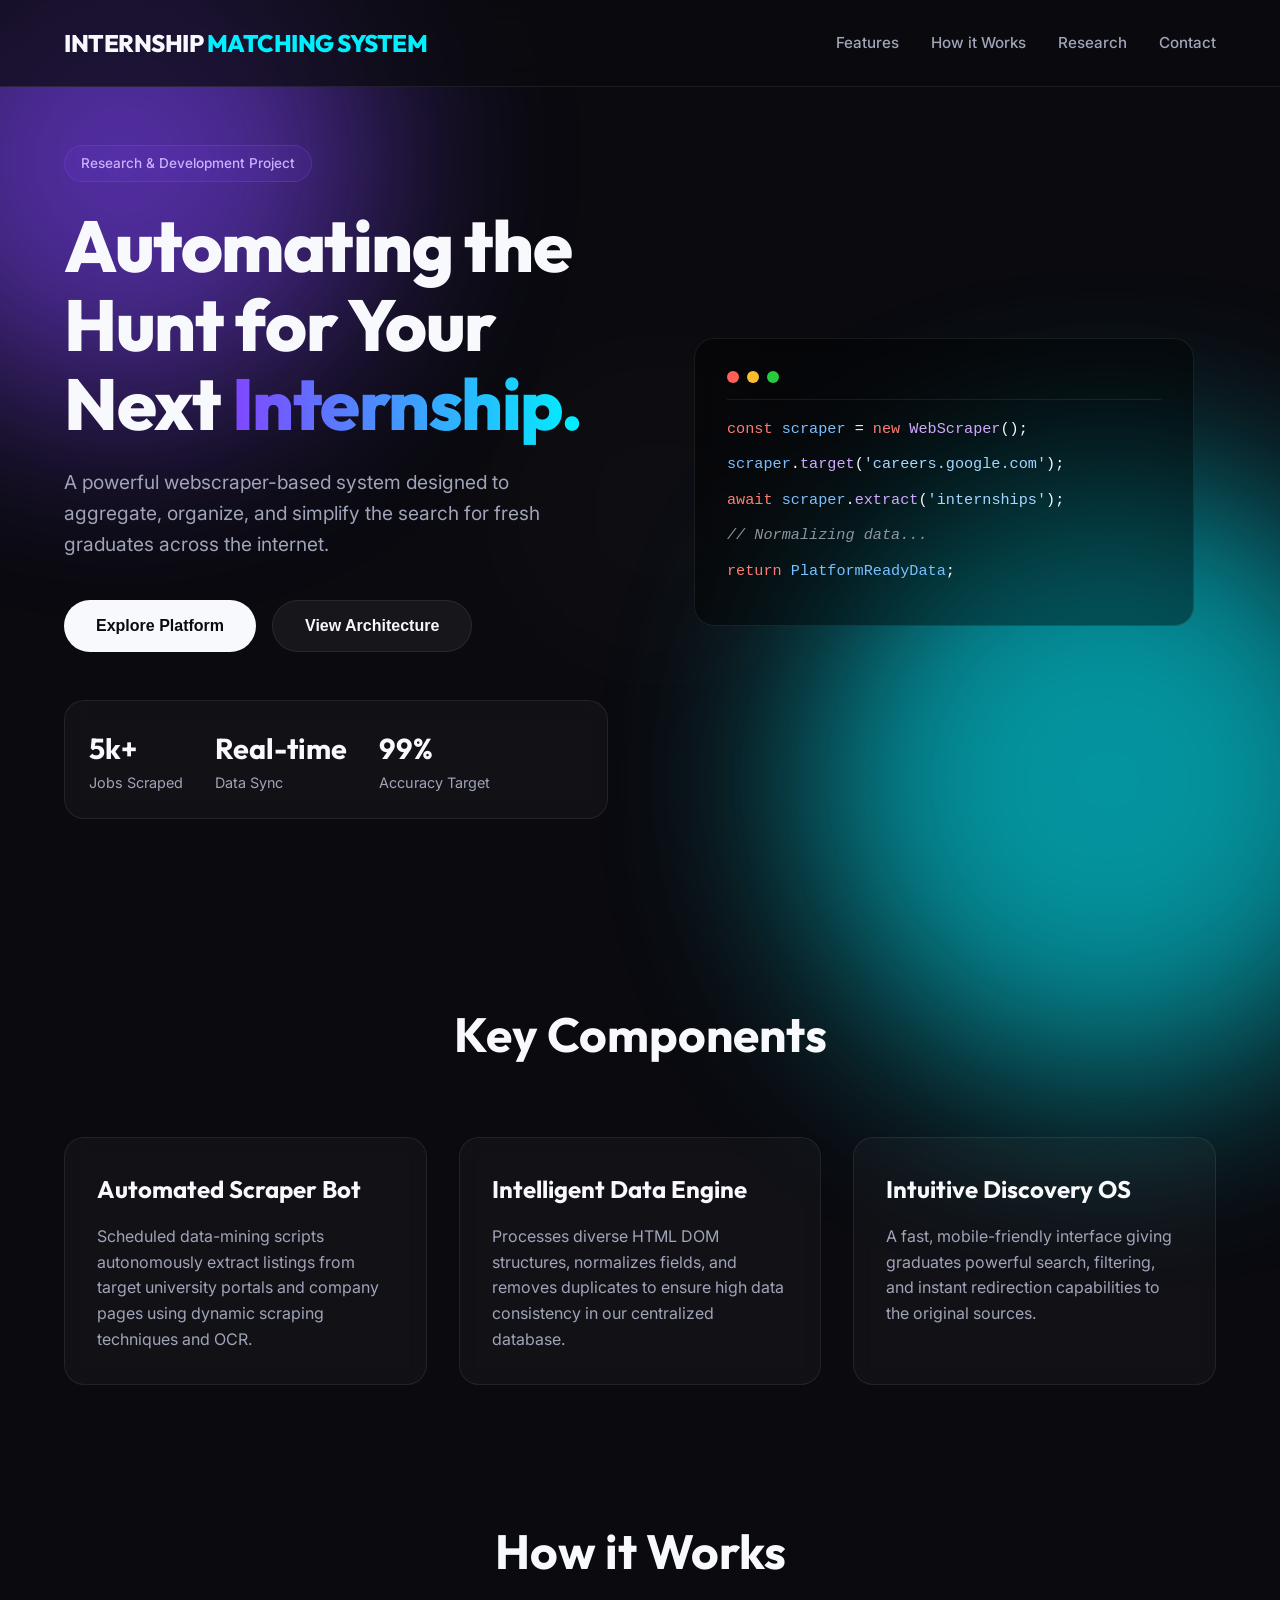
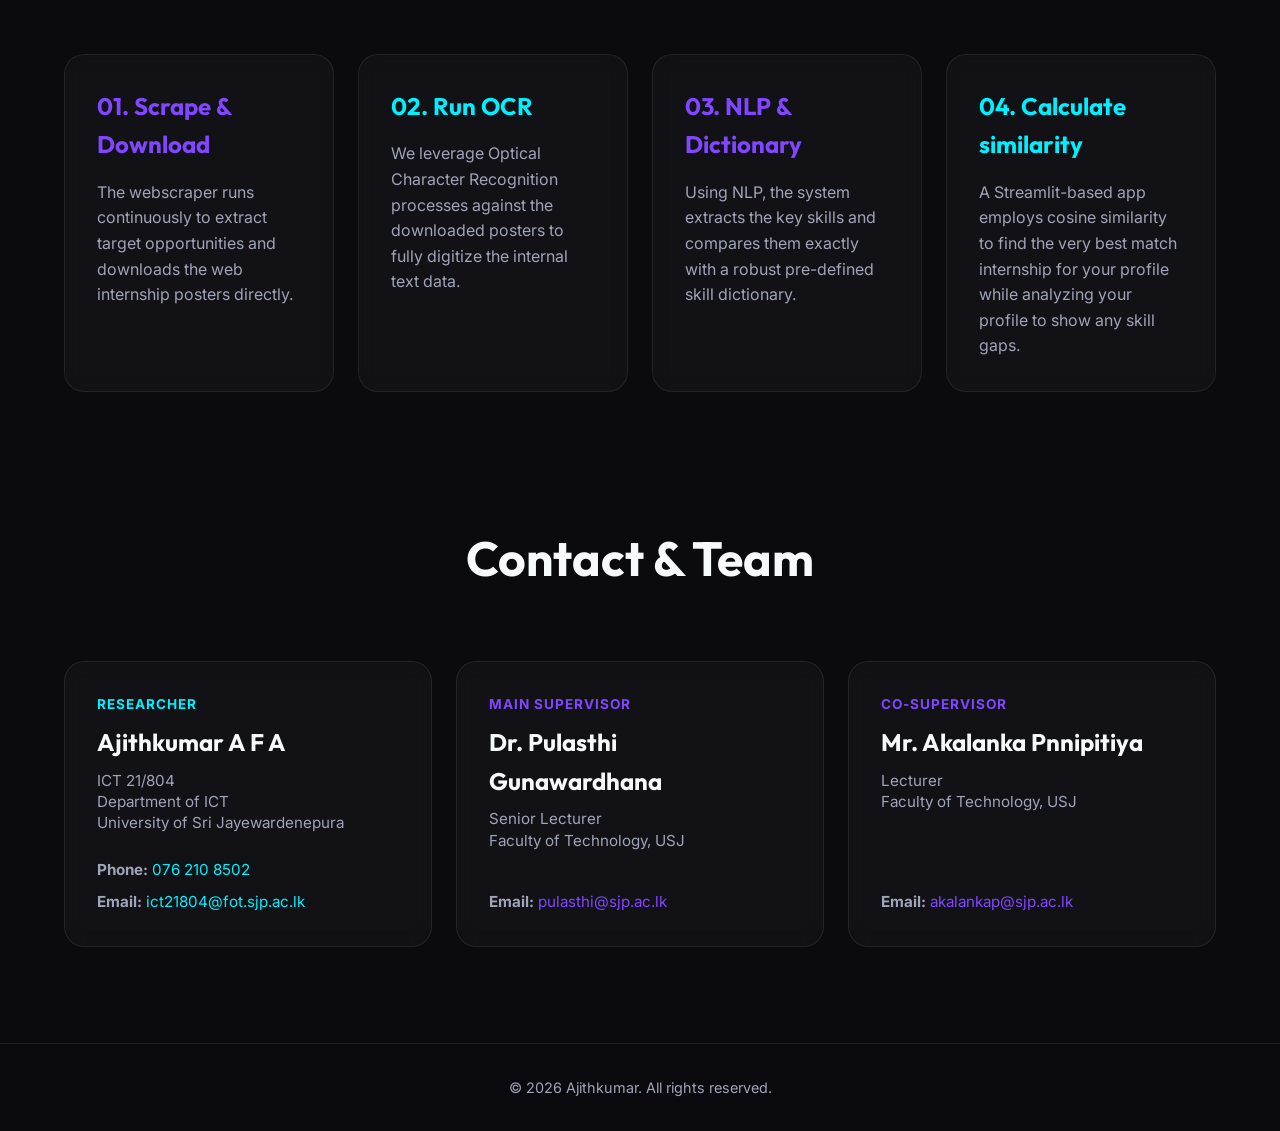
<file: index.html>
<!DOCTYPE html>
<html lang="en">

<head>
    <meta charset="UTF-8">
    <meta name="viewport" content="width=device-width, initial-scale=1.0">
    <title>INTERNSHIP MATCHING SYSTEM | Webscraper-Based Internship Finding System</title>
    <meta name="description"
        content="Discover internships effortlessly. A centralized platform powered by automated web scraping for fresh graduates to easily find their next career opportunity.">
    <link rel="preconnect" href="https://fonts.googleapis.com">
    <link rel="preconnect" href="https://fonts.gstatic.com" crossorigin>
    <link
        href="https://fonts.googleapis.com/css2?family=Inter:wght@300;400;500;600&family=Outfit:wght@500;700;800&display=swap"
        rel="stylesheet">
    <link rel="stylesheet" href="styles.css">
    <script defer src="script.js"></script>
</head>

<body>
    <div class="blob blob-1"></div>
    <div class="blob blob-2"></div>
    <div class="blob blob-3"></div>

    <nav class="glass-nav fade-in delay-1">
        <div class="logo">INTERNSHIP <span>MATCHING SYSTEM</span></div>
        <button class="menu-icon" onclick="toggleMenu()">&#9776;</button>
        <ul class="nav-links">
            <li><a href="#features">Features</a></li>
            <li><a href="#how-it-works">How it Works</a></li>
            <li><a href="src/research_document.pdf" target="_blank">Research</a></li>
            <li><a href="#contact">Contact</a></li>
        </ul>
    </nav>

    <header class="hero">
        <div class="hero-content fade-in delay-2">
            <div class="badge">Research & Development Project</div>
            <h1 class="hero-title">Automating the Hunt for Your Next <span class="gradient-text">Internship.</span></h1>
            <p class="hero-subtitle">A powerful webscraper-based system designed to aggregate, organize, and simplify
                the search for fresh graduates across the internet.</p>
            <div class="hero-actions">
                <button class="primary-btn pulse-glow"
                    onclick="window.location.href='https://research-website-xvbtfpwtgeaggkbqggndk5.streamlit.app'">Explore
                    Platform</button>
                <button class="secondary-btn" onclick="window.location.href='architecture.html'">View
                    Architecture</button>
            </div>
            <div class="stats glass-card fade-in delay-3">
                <div class="stat-item">
                    <span class="stat-number">5k+</span>
                    <span class="stat-label">Jobs Scraped</span>
                </div>
                <div class="stat-item">
                    <span class="stat-number">Real-time</span>
                    <span class="stat-label">Data Sync</span>
                </div>
                <div class="stat-item">
                    <span class="stat-number">99%</span>
                    <span class="stat-label">Accuracy Target</span>
                </div>
            </div>
        </div>
        <div class="hero-visual fade-in delay-4">
            <div class="mockup-window glass-card floating">
                <div class="mockup-header">
                    <div class="dot red"></div>
                    <div class="dot yellow"></div>
                    <div class="dot green"></div>
                </div>
                <div class="mockup-body">
                    <div class="code-line"><span class="keyword">const</span> <span class="variable">scraper</span> =
                        <span class="keyword">new</span> <span class="class">WebScraper</span>();
                    </div>
                    <div class="code-line"><span class="variable">scraper</span>.<span
                            class="method">target</span>(<span class="string">'careers.google.com'</span>);</div>
                    <div class="code-line"><span class="keyword">await</span> <span
                            class="variable">scraper</span>.<span class="method">extract</span>(<span
                            class="string">'internships'</span>);</div>
                    <div class="code-line"><span class="comment">// Normalizing data...</span></div>
                    <div class="code-line"><span class="keyword">return</span> <span
                            class="variable">PlatformReadyData</span>;</div>
                </div>
            </div>
        </div>
    </header>

    <section id="features" class="features-section">
        <h2 class="section-title fade-in">Key Components</h2>
        <div class="features-grid">
            <div class="feature-card glass-card hover-lift fade-in">
                <div class="feature-icon scrape-icon"></div>
                <h3>Automated Scraper Bot</h3>
                <p>Scheduled data-mining scripts autonomously extract listings from target university portals and
                    company pages using dynamic scraping techniques and OCR.</p>
            </div>
            <div class="feature-card glass-card hover-lift fade-in delay-1">
                <div class="feature-icon db-icon"></div>
                <h3>Intelligent Data Engine</h3>
                <p>Processes diverse HTML DOM structures, normalizes fields, and removes duplicates to ensure high data
                    consistency in our centralized database.</p>
            </div>
            <div class="feature-card glass-card hover-lift fade-in delay-2">
                <div class="feature-icon ui-icon"></div>
                <h3>Intuitive Discovery OS</h3>
                <p>A fast, mobile-friendly interface giving graduates powerful search, filtering, and instant
                    redirection capabilities to the original sources.</p>
            </div>
        </div>
    </section>

    <section id="how-it-works" class="features-section" style="padding-top: 2rem;">
        <h2 class="section-title fade-in">How it Works</h2>
        <div class="features-grid" style="grid-template-columns: repeat(auto-fit, minmax(240px, 1fr)); gap: 1.5rem;">
            <div class="feature-card glass-card hover-lift fade-in delay-1">
                <h3 style="color: var(--accent-purple);">01. Scrape & Download</h3>
                <p>The webscraper runs continuously to extract target opportunities and downloads the web internship
                    posters directly.</p>
            </div>
            <div class="feature-card glass-card hover-lift fade-in delay-2">
                <h3 style="color: var(--accent-blue);">02. Run OCR</h3>
                <p>We leverage Optical Character Recognition processes against the downloaded posters to fully digitize
                    the internal text data.</p>
            </div>
            <div class="feature-card glass-card hover-lift fade-in delay-3">
                <h3 style="color: var(--accent-purple);">03. NLP & Dictionary</h3>
                <p>Using NLP, the system extracts the key skills and compares them exactly with a robust pre-defined
                    skill dictionary.</p>
            </div>
            <div class="feature-card glass-card hover-lift fade-in delay-4">
                <h3 style="color: var(--accent-blue);">04. Calculate similarity</h3>
                <p>A Streamlit-based app employs cosine similarity to find the very best match internship for your
                    profile while analyzing your profile to show any skill gaps.</p>
            </div>
        </div>
    </section>

    <section id="contact" class="features-section" style="padding-top: 2rem;">
        <h2 class="section-title fade-in">Contact & Team</h2>
        <div class="features-grid" style="grid-template-columns: repeat(auto-fit, minmax(300px, 1fr)); gap: 1.5rem;">

            <div class="feature-card glass-card hover-lift fade-in delay-1">
                <div
                    style="color: var(--accent-blue); font-weight: 700; font-size: 0.85rem; letter-spacing: 1px; text-transform: uppercase; margin-bottom: 0.5rem;">
                    Researcher</div>
                <h3 style="margin-bottom: 0.5rem; color: var(--text-primary);">Ajithkumar A F A</h3>
                <p style="font-size: 0.95rem; line-height: 1.4; margin-bottom: 1.5rem; color: var(--text-secondary);">
                    ICT 21/804<br>Department of ICT<br>University of Sri Jayewardenepura</p>
                <p style="font-size: 0.95rem; margin-bottom: 0.5rem;"><strong>Phone:</strong> <a href="tel:0762108502"
                        style="color: var(--accent-blue); transition: color 0.3s ease;">076 210 8502</a></p>
                <p style="font-size: 0.95rem;"><strong>Email:</strong> <a href="mailto:ict21804@fot.sjp.ac.lk"
                        style="color: var(--accent-blue); transition: color 0.3s ease;">ict21804@fot.sjp.ac.lk</a></p>
            </div>

            <div class="feature-card glass-card hover-lift fade-in delay-2"
                style="display: flex; flex-direction: column;">
                <div
                    style="color: var(--accent-purple); font-weight: 700; font-size: 0.85rem; letter-spacing: 1px; text-transform: uppercase; margin-bottom: 0.5rem;">
                    Main Supervisor</div>
                <h3 style="margin-bottom: 0.5rem; color: var(--text-primary);">Dr. Pulasthi Gunawardhana</h3>
                <p style="font-size: 0.95rem; line-height: 1.4; margin-bottom: 1.5rem; color: var(--text-secondary);">
                    Senior Lecturer<br>Faculty of Technology, USJ</p>
                <p style="font-size: 0.95rem; margin-top: auto;"><strong>Email:</strong> <a
                        href="mailto:pulasthi@sjp.ac.lk"
                        style="color: var(--accent-purple); transition: color 0.3s ease;">pulasthi@sjp.ac.lk</a></p>
            </div>

            <div class="feature-card glass-card hover-lift fade-in delay-3"
                style="display: flex; flex-direction: column;">
                <div
                    style="color: var(--accent-purple); font-weight: 700; font-size: 0.85rem; letter-spacing: 1px; text-transform: uppercase; margin-bottom: 0.5rem;">
                    Co-Supervisor</div>
                <h3 style="margin-bottom: 0.5rem; color: var(--text-primary);">Mr. Akalanka Pnnipitiya</h3>
                <p style="font-size: 0.95rem; line-height: 1.4; margin-bottom: 1.5rem; color: var(--text-secondary);">
                    Lecturer<br>Faculty of Technology, USJ</p>
                <p style="font-size: 0.95rem; margin-top: auto;"><strong>Email:</strong> <a
                        href="mailto:akalankap@sjp.ac.lk"
                        style="color: var(--accent-purple); transition: color 0.3s ease;">akalankap@sjp.ac.lk</a></p>
            </div>

        </div>
    </section>

    <footer class="footer glass-nav">
        <p>&copy; 2026 Ajithkumar. All rights reserved.</p>
    </footer>
</body>

</html>
</file>
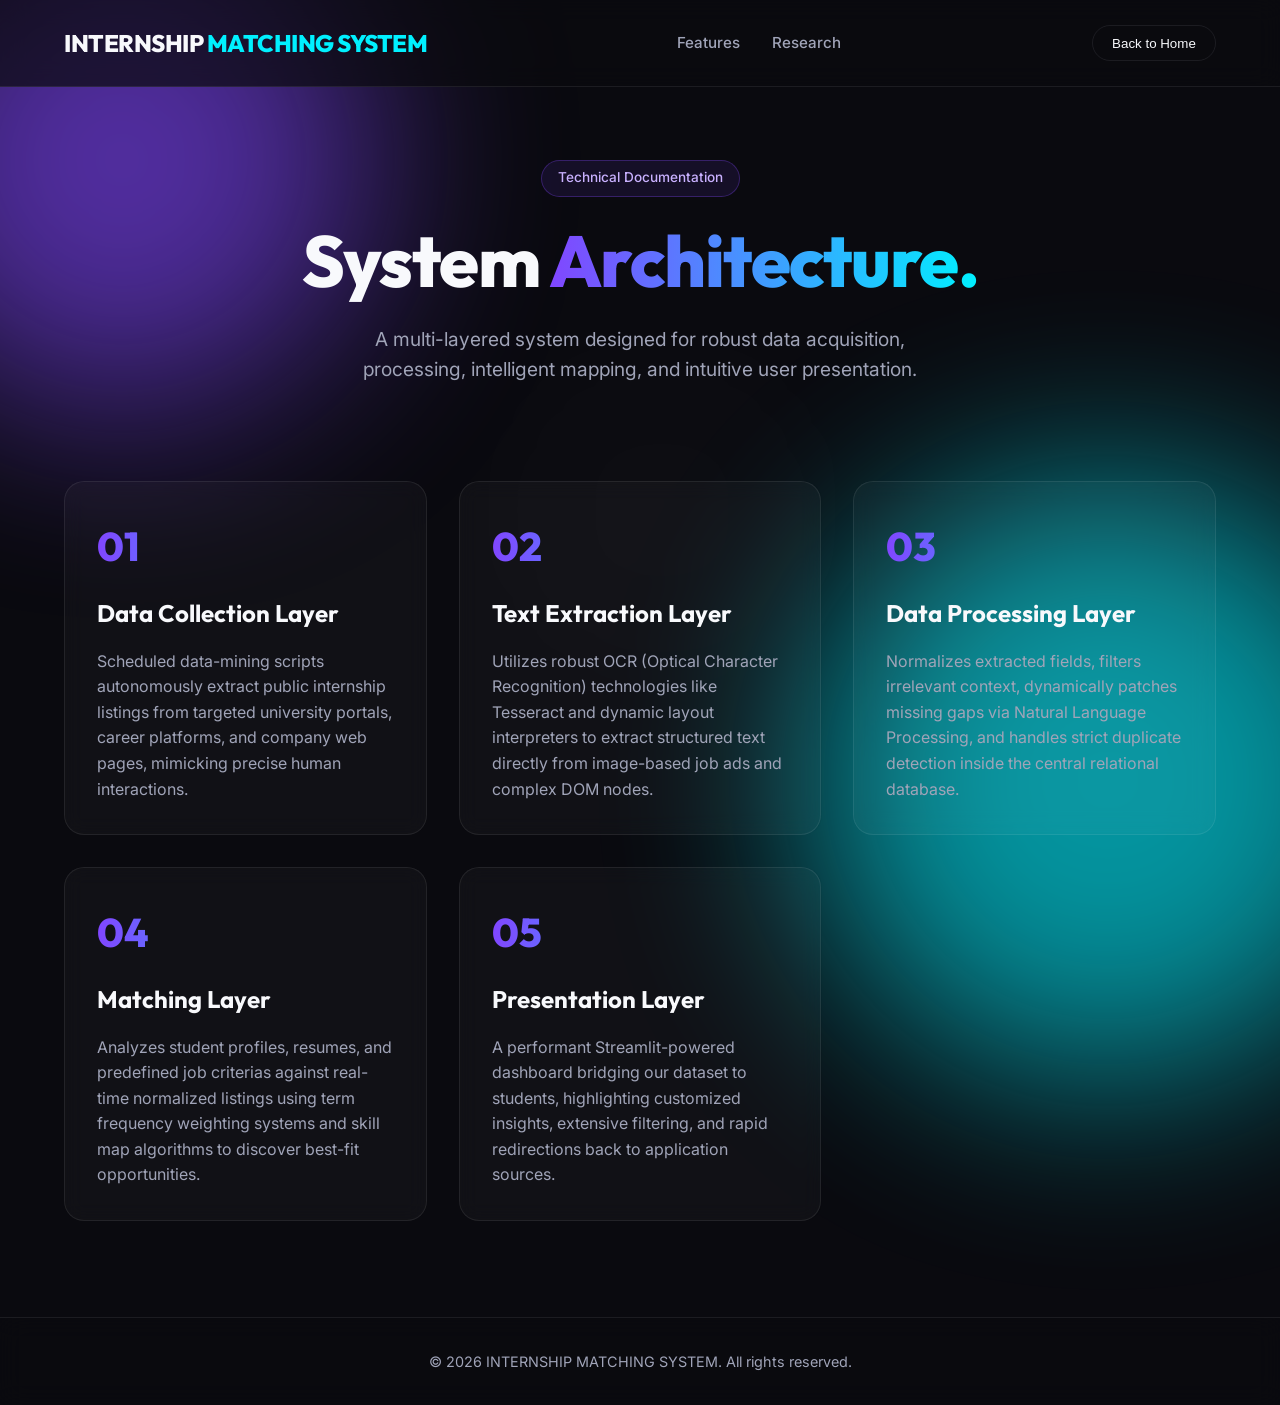
<file: architecture.html>
<!DOCTYPE html>
<html lang="en">

<head>
    <meta charset="UTF-8">
    <meta name="viewport" content="width=device-width, initial-scale=1.0">
    <title>Architecture | INTERNSHIP MATCHING SYSTEM</title>
    <meta name="description"
        content="View the system architecture of our automated web-scraper based internship finding system.">
    <link
        href="https://fonts.googleapis.com/css2?family=Inter:wght@300;400;500;600&family=Outfit:wght@500;700;800&display=swap"
        rel="stylesheet">
    <link rel="stylesheet" href="styles.css">
    <script defer src="script.js"></script>
    <style>
        .architecture-header {
            padding: 10rem 5% 4rem;
            text-align: center;
        }

        .layer-icon {
            font-size: 2.5rem;
            margin-bottom: 1rem;
            font-family: 'Outfit', sans-serif;
            font-weight: 800;
            background: linear-gradient(to right, var(--accent-purple), var(--accent-blue));
            -webkit-background-clip: text;
            background-clip: text;
            -webkit-text-fill-color: transparent;
        }

        .features-grid {
            justify-content: center;
        }
    </style>
</head>

<body>
    <div class="blob blob-1"></div>
    <div class="blob blob-2"></div>
    <div class="blob blob-3"></div>

    <nav class="glass-nav fade-in">
        <div class="logo">INTERNSHIP <span>MATCHING SYSTEM</span></div>
        <div class="menu-icon">&#9776;</div>
        <ul class="nav-links">
            <li><a href="index.html#features">Features</a></li>
            <li><a href="src/research_document.pdf" target="_blank">Research</a></li>
        </ul>
        <button class="cta-btn" onclick="window.location.href='index.html'">Back to Home</button>
    </nav>

    <header class="architecture-header">
        <div class="badge fade-in delay-1">Technical Documentation</div>
        <h1 class="hero-title fade-in delay-2">System <span class="gradient-text">Architecture.</span></h1>
        <p class="hero-subtitle fade-in delay-3" style="max-width: 600px; margin: 0 auto;">A multi-layered system
            designed for robust data acquisition, processing, intelligent mapping, and intuitive user presentation.</p>
    </header>

    <section class="features-section" style="padding-top: 2rem;">
        <div class="features-grid">
            <div class="feature-card glass-card hover-lift fade-in delay-1">
                <div class="layer-icon">01</div>
                <h3>Data Collection Layer</h3>
                <p>Scheduled data-mining scripts autonomously extract public internship listings from targeted
                    university portals, career platforms, and company web pages, mimicking precise human interactions.
                </p>
            </div>

            <div class="feature-card glass-card hover-lift fade-in delay-2">
                <div class="layer-icon">02</div>
                <h3>Text Extraction Layer</h3>
                <p>Utilizes robust OCR (Optical Character Recognition) technologies like Tesseract and dynamic layout
                    interpreters to extract structured text directly from image-based job ads and complex DOM nodes.</p>
            </div>

            <div class="feature-card glass-card hover-lift fade-in delay-3">
                <div class="layer-icon">03</div>
                <h3>Data Processing Layer</h3>
                <p>Normalizes extracted fields, filters irrelevant context, dynamically patches missing gaps via Natural
                    Language Processing, and handles strict duplicate detection inside the central relational database.
                </p>
            </div>

            <div class="feature-card glass-card hover-lift fade-in delay-4">
                <div class="layer-icon">04</div>
                <h3>Matching Layer</h3>
                <p>Analyzes student profiles, resumes, and predefined job criterias against real-time normalized
                    listings using term frequency weighting systems and skill map algorithms to discover best-fit
                    opportunities.</p>
            </div>

            <div class="feature-card glass-card hover-lift fade-in delay-5">
                <div class="layer-icon">05</div>
                <h3>Presentation Layer</h3>
                <p>A performant Streamlit-powered dashboard bridging our dataset to students, highlighting customized
                    insights, extensive filtering, and rapid redirections back to application sources.</p>
            </div>
        </div>
    </section>

    <footer class="footer glass-nav">
        <p>&copy; 2026 INTERNSHIP MATCHING SYSTEM. All rights reserved.</p>
    </footer>
</body>

</html>
</file>
<file: styles.css>
:root {
    --bg-dark: #0a0a0f;
    --text-primary: #f8f9fc;
    --text-secondary: #a0a4b8;
    --accent-purple: #8146FF;
    --accent-blue: #00F0FF;
    --glass-bg: rgba(255, 255, 255, 0.03);
    --glass-border: rgba(255, 255, 255, 0.08);
}

* {
    margin: 0;
    padding: 0;
    box-sizing: border-box;
}

body {
    background-color: var(--bg-dark);
    color: var(--text-primary);
    font-family: 'Inter', sans-serif;
    overflow-x: hidden;
    line-height: 1.6;
}

h1, h2, h3, .logo {
    font-family: 'Outfit', sans-serif;
}

a {
    text-decoration: none;
    color: inherit;
}

ul {
    list-style: none;
}

/* Dynamic Background Blobs */
.blob {
    position: fixed;
    border-radius: 50%;
    filter: blur(100px);
    z-index: -1;
    opacity: 0.6;
}

.blob-1 {
    top: -10%;
    left: -10%;
    width: 500px;
    height: 500px;
    background: var(--accent-purple);
    animation: drift 20s infinite alternate ease-in-out;
}

.blob-2 {
    bottom: -20%;
    right: -10%;
    width: 600px;
    height: 600px;
    background: var(--accent-blue);
    animation: drift 25s infinite alternate-reverse ease-in-out;
}

.blob-3 {
    top: 40%;
    left: 40%;
    width: 300px;
    height: 300px;
    background: rgba(255, 255, 255, 0.05);
    filter: blur(120px);
}

@keyframes drift {
    0% { transform: translate(0, 0) scale(1); }
    100% { transform: translate(100px, 50px) scale(1.1); }
}

/* Glassmorphism Classes */
.glass-nav {
    background: rgba(10, 10, 15, 0.7);
    backdrop-filter: blur(12px);
    -webkit-backdrop-filter: blur(12px);
    border-bottom: 1px solid var(--glass-border);
}

.glass-card {
    background: var(--glass-bg);
    backdrop-filter: blur(10px);
    -webkit-backdrop-filter: blur(10px);
    border: 1px solid var(--glass-border);
    border-radius: 20px;
    padding: 2rem;
}

/* Navbar */
nav {
    position: fixed;
    top: 0;
    width: 100%;
    display: flex;
    justify-content: space-between;
    align-items: center;
    padding: 1.5rem 5%;
    z-index: 100;
}

.logo {
    font-size: 1.5rem;
    font-weight: 800;
    letter-spacing: -0.5px;
}

.logo span {
    color: var(--accent-blue);
}

.nav-links {
    display: flex;
    gap: 2rem;
}

.nav-links a {
    font-size: 0.95rem;
    font-weight: 500;
    color: var(--text-secondary);
    transition: color 0.3s ease;
}

.nav-links a:hover {
    color: var(--text-primary);
}

.cta-btn {
    background: transparent;
    border: 1px solid var(--glass-border);
    color: var(--text-primary);
    padding: 0.6rem 1.2rem;
    border-radius: 100px;
    cursor: pointer;
    font-weight: 500;
    transition: all 0.3s ease;
}

.cta-btn:hover {
    background: var(--glass-bg);
    border-color: rgba(255,255,255,0.2);
}

/* Hero Section */
.hero {
    min-height: 100vh;
    display: flex;
    align-items: center;
    justify-content: space-between;
    padding: 8rem 5% 4rem;
    gap: 4rem;
}

.hero-content {
    flex: 1;
    max-width: 600px;
}

.badge {
    display: inline-block;
    padding: 0.4rem 1rem;
    background: rgba(129, 70, 255, 0.1);
    border: 1px solid rgba(129, 70, 255, 0.3);
    color: #c9b1ff;
    border-radius: 100px;
    font-size: 0.85rem;
    font-weight: 500;
    margin-bottom: 1.5rem;
}

.hero-title {
    font-size: 4.5rem;
    line-height: 1.1;
    margin-bottom: 1.5rem;
    font-weight: 800;
    letter-spacing: -1.5px;
}

.gradient-text {
    background: linear-gradient(to right, var(--accent-purple), var(--accent-blue));
    -webkit-background-clip: text;
    background-clip: text;
    -webkit-text-fill-color: transparent;
}

.hero-subtitle {
    font-size: 1.2rem;
    color: var(--text-secondary);
    margin-bottom: 2.5rem;
}

.hero-actions {
    display: flex;
    gap: 1rem;
    margin-bottom: 3rem;
}

.primary-btn, .secondary-btn {
    padding: 1rem 2rem;
    border-radius: 100px;
    font-weight: 600;
    font-size: 1rem;
    cursor: pointer;
    transition: all 0.3s ease;
    border: none;
}

.primary-btn {
    background: var(--text-primary);
    color: var(--bg-dark);
}

.primary-btn:hover {
    transform: translateY(-2px);
    box-shadow: 0 10px 20px rgba(255,255,255,0.1);
}

.pulse-glow {
    animation: pulse 2s infinite;
}

@keyframes pulse {
    0% { box-shadow: 0 0 0 0 rgba(255, 255, 255, 0.4); }
    70% { box-shadow: 0 0 0 15px rgba(255, 255, 255, 0); }
    100% { box-shadow: 0 0 0 0 rgba(255, 255, 255, 0); }
}

.secondary-btn {
    background: rgba(255,255,255,0.05);
    color: var(--text-primary);
    border: 1px solid var(--glass-border);
}

.secondary-btn:hover {
    background: rgba(255,255,255,0.1);
}

.stats {
    display: flex;
    gap: 2rem;
    padding: 1.5rem !important;
}

.stat-item {
    display: flex;
    flex-direction: column;
}

.stat-number {
    font-size: 1.8rem;
    font-weight: 700;
    font-family: 'Outfit', sans-serif;
    color: var(--text-primary);
}

.stat-label {
    font-size: 0.9rem;
    color: var(--text-secondary);
}

/* Mockup Visual */
.hero-visual {
    flex: 1;
    display: flex;
    justify-content: center;
}

.mockup-window {
    width: 100%;
    max-width: 500px;
    background: rgba(0, 0, 0, 0.4);
}

.floating {
    animation: float 6s ease-in-out infinite;
}

@keyframes float {
    0% { transform: translateY(0px) rotate(0deg); }
    50% { transform: translateY(-20px) rotate(1deg); }
    100% { transform: translateY(0px) rotate(0deg); }
}

.mockup-header {
    display: flex;
    gap: 8px;
    padding-bottom: 1rem;
    border-bottom: 1px solid var(--glass-border);
    margin-bottom: 1rem;
}

.dot {
    width: 12px;
    height: 12px;
    border-radius: 50%;
}
.red { background: #ff5f56; }
.yellow { background: #ffbd2e; }
.green { background: #27c93f; }

.mockup-body {
    font-family: monospace;
    font-size: 0.95rem;
    line-height: 1.8;
}

.code-line { margin-bottom: 0.5rem; }
.keyword { color: #ff7b72; }
.variable { color: #79c0ff; }
.class { color: #d2a8ff; }
.method { color: #d2a8ff; }
.string { color: #a5d6ff; }
.comment { color: #8b949e; font-style: italic; }

/* Features Section */
.features-section {
    padding: 6rem 5%;
    position: relative;
    z-index: 10;
}

.section-title {
    font-size: 3rem;
    text-align: center;
    margin-bottom: 4rem;
}

.features-grid {
    display: grid;
    grid-template-columns: repeat(auto-fit, minmax(300px, 1fr));
    gap: 2rem;
    max-width: 1200px;
    margin: 0 auto;
}

.feature-card {
    transition: transform 0.4s cubic-bezier(0.175, 0.885, 0.32, 1.275);
}

.hover-lift:hover {
    transform: translateY(-10px);
    border-color: rgba(255, 255, 255, 0.2);
    box-shadow: 0 15px 30px rgba(0,0,0,0.5);
}

.feature-card h3 {
    margin-bottom: 1rem;
    font-size: 1.5rem;
}

.feature-card p {
    color: var(--text-secondary);
}

/* Animations */
.fade-in {
    opacity: 0;
    transform: translateY(20px);
    transition: opacity 0.8s ease, transform 0.8s ease;
}

.fade-in.visible {
    opacity: 1;
    transform: translateY(0);
}

.delay-1 { transition-delay: 0.2s; }
.delay-2 { transition-delay: 0.4s; }
.delay-3 { transition-delay: 0.6s; }
.delay-4 { transition-delay: 0.8s; }

/* Footer */
.footer {
    text-align: center;
    padding: 2rem;
    color: var(--text-secondary);
    font-size: 0.9rem;
    border-top: 1px solid var(--glass-border);
    border-bottom: none;
}

@media (max-width: 900px) {
    .hero {
        flex-direction: column;
        text-align: center;
        padding-top: 10rem;
    }
    
    .hero-actions, .stats {
        justify-content: center;
    }
    
    .hero-title {
        font-size: 3rem;
    }
    
    .menu-icon {
        display: block;
    }
    
    .nav-links {
        position: fixed;
        right: -100%;
        top: 0;
        height: 100vh;
        width: 250px;
        background: rgba(10, 10, 15, 0.95);
        backdrop-filter: blur(15px);
        -webkit-backdrop-filter: blur(15px);
        display: flex;
        flex-direction: column;
        justify-content: center;
        align-items: center;
        transition: right 0.3s ease;
        border-left: 1px solid var(--glass-border);
        box-shadow: -5px 0 15px rgba(0,0,0,0.5);
    }
    
    .nav-links.active {
        right: 0;
    }
    
    .nav-links li {
        margin: 1.5rem 0;
    }
    
    .nav-links a {
        font-size: 1.2rem;
    }
}

.menu-icon {
    display: none;
    font-size: 2rem;
    cursor: pointer;
    color: var(--text-primary);
    padding: 0 10px;
    z-index: 101;
    background: transparent;
    border: none;
    outline: none;
}

.nav-links {
    z-index: 100;
}
</file>
